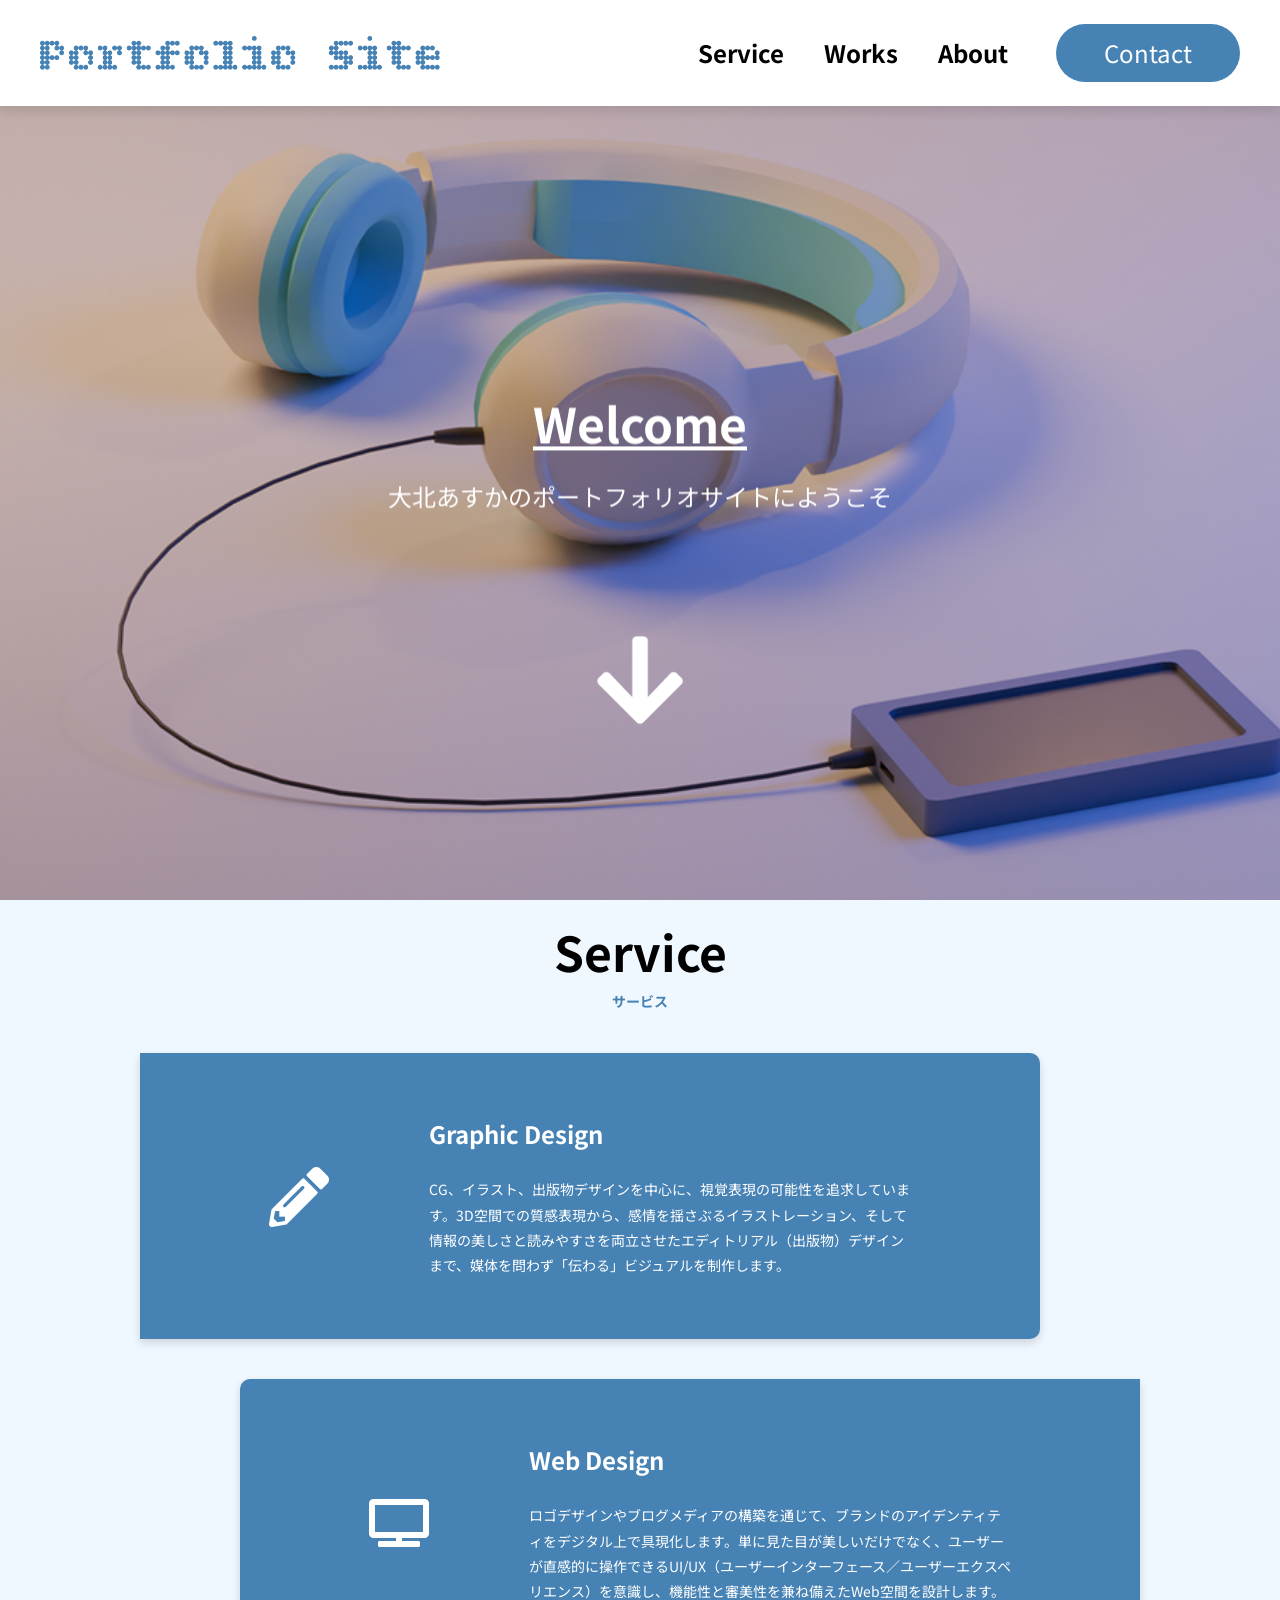
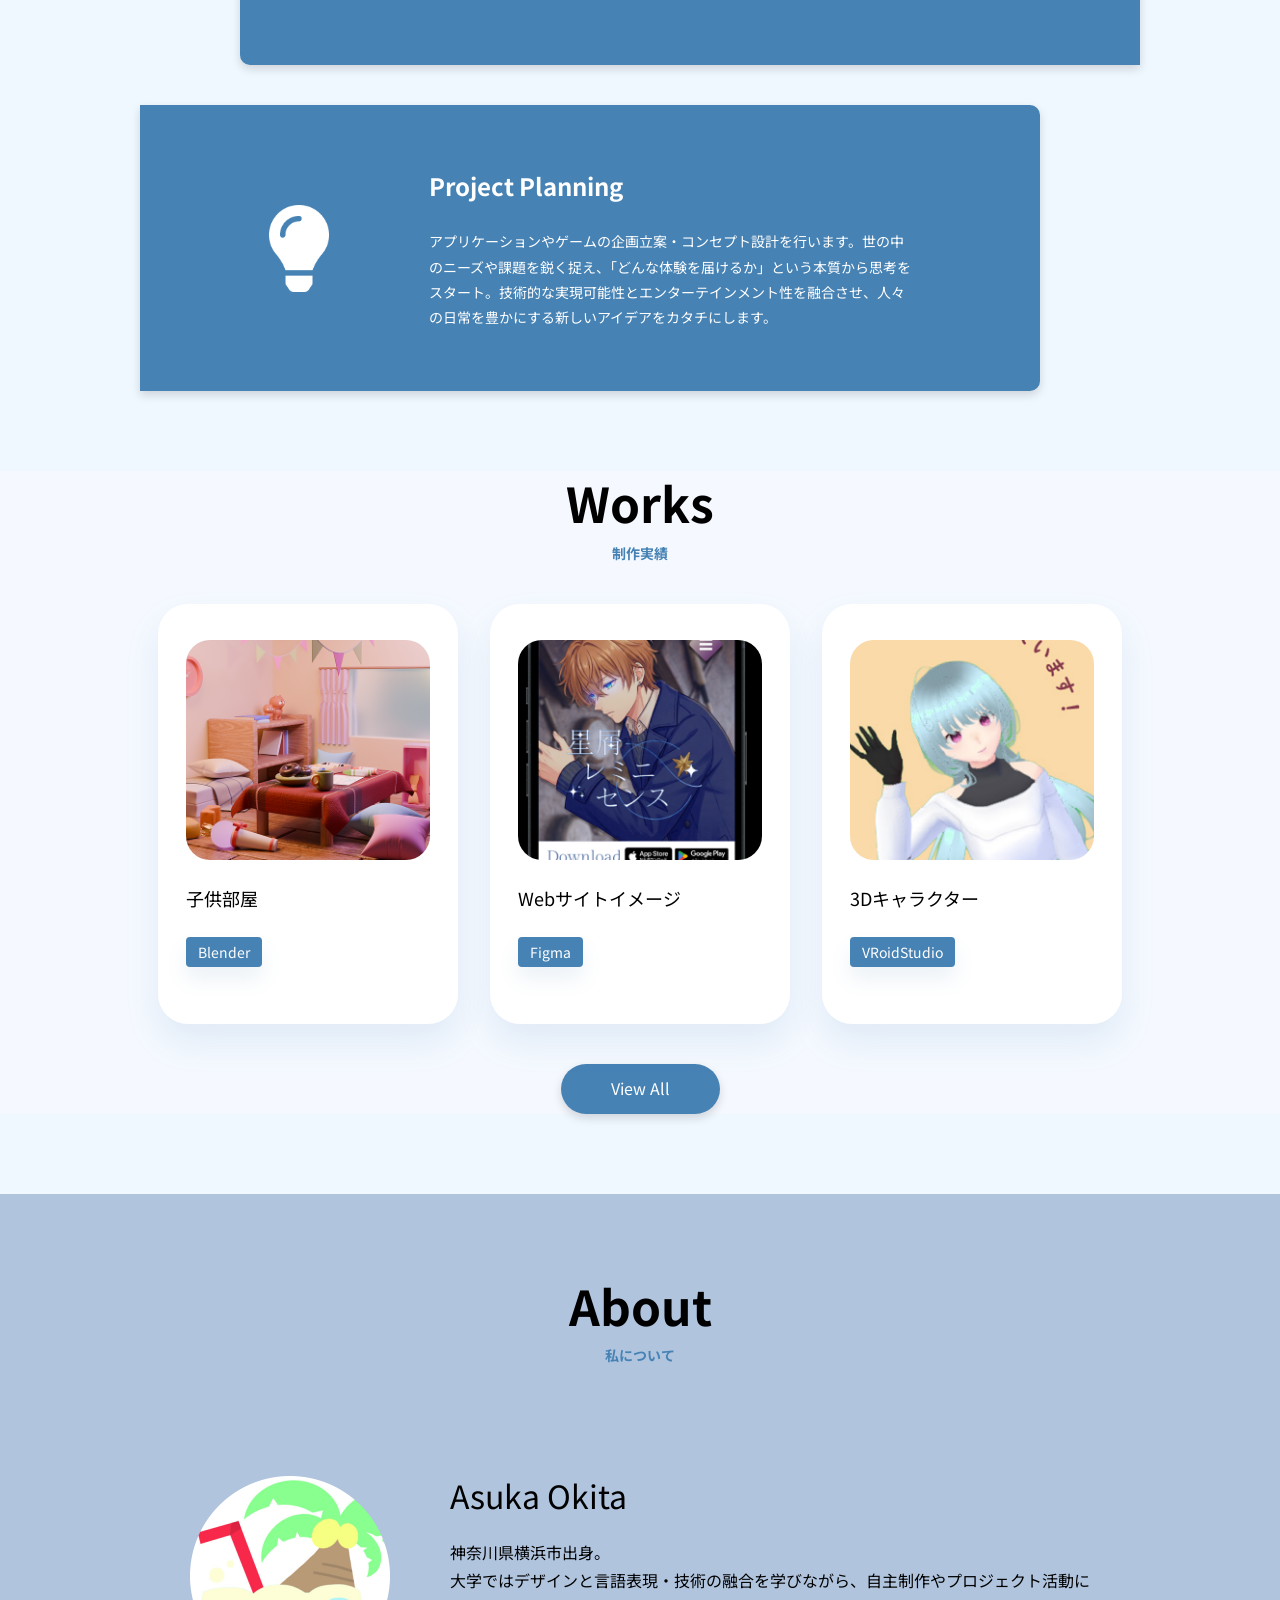
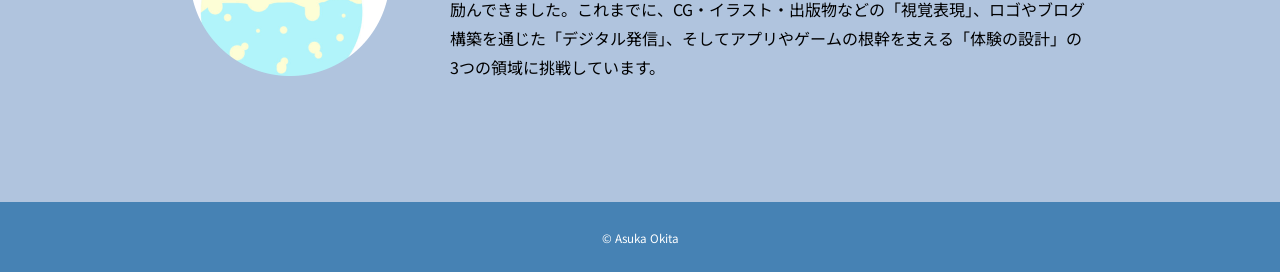
<file: index.html>
<!DOCTYPE html>
<html lang="ja">

<head>
  <meta charset="UTF-8" />
  <meta name="viewport" content="width=device-width, initial-scale=1.0" />
  <meta http-equiv="X-UA-Compatible" content="ie=edge" />
  <link rel="preconnect" href="https://fonts.googleapis.com" />
  <link rel="preconnect" href="https://fonts.gstatic.com" crossorigin />
  <link href="https://fonts.googleapis.com/css2?family=Noto+Sans+JP:wght@100..900&display=swap" rel="stylesheet" />
  <title>
    MyPortfolio_大北あすかのポートフォリオサイト
  </title>
  <meta name="description" content="大北あすかのポートフォリオサイトです" />
  <link href="./css/styles.css" rel="stylesheet" />
  <link href="./css/global.css" rel="stylesheet" />
  <link rel="icon" type="image/png" href="./favicon/favicon-96x96.png" sizes="96x96" />
  <link rel="icon" type="image/svg+xml" href="./favicon/favicon.svg" />
  <link rel="shortcut icon" href="./favicon/favicon.ico" />
  <link rel="apple-touch-icon" sizes="180x180" href="./favicon/apple-touch-icon.png" />
  <meta name="apple-mobile-web-app-title" content="MyWebSite" />
  <link rel="manifest" href="./favicon/site.webmanifest" />
</head>

<body class="home-page">
  <header class="header">
    <div class="header-site-menu">
      <a class="header-logo" href="./index.html">
        <img src="./images/PortfolioSite.png" width="400" height="48" alt="ロゴ" />
      </a>
      <button class="toggle-menu-button" type="button" aria-label="メニューを開く">
        <img src="./images/Vecter.png" width="200" height="200" alt="メニューアイコン" />
      </button>
      <nav class="site-menu">
        <ul>
          <li><a href="#Service">Service</a>
            <p class="menu-sub">サービス</p>
          </li>
          <li><a href="#Works">Works</a>
            <p class="menu-sub">制作実績</p>
          </li>
          <li><a href="#About">About</a>
            <p class="menu-sub">自己紹介</p>
          </li>
        </ul>
        <a href="Contact.html" class="flat-button">Contact</a>
      </nav>
    </div>
    <div class="hero-image">
      <img src="./images/heroimage.png" width="1440" height="848" alt="welcome! 大北あすかのポートフォリオサイトにようこそ" />
    </div>
    <div class="hero-content">
      <h1>Welcome</h1>
      <p>大北あすかのポートフォリオサイトにようこそ</p>
    </div>
    <div class="hero-guide">
      <img src="./images/arrow-down.png" width="100" height="100" alt="ナビゲーション用の矢印" />
    </div>
  </header>
  <main>
    <section id="Service">
      <div class="title">
        <h2>Service</h2>
        <p>サービス</p>
      </div>
      <div id="skills">
        <section id="graphicdesign">
          <div class="skills-item reveal reveal-left">
            <img src="./images/pen.png" width="60" height="60" alt="グラフィックを表すペンのアイコン" />
            <div class="skills-text">
              <h3>Graphic Design</h3>
              <p>
                CG、イラスト、出版物デザインを中心に、視覚表現の可能性を追求しています。3D空間での質感表現から、感情を揺さぶるイラストレーション、そして情報の美しさと読みやすさを両立させたエディトリアル（出版物）デザインまで、媒体を問わず「伝わる」ビジュアルを制作します。
              </p>
            </div>
          </div>
        </section>
        <section id="webdesign">
          <div class="skills-item reveal reveal-right">
            <img src="./images/pc.png" width="60" height="60" alt="ウェブデザインを表すpcのアイコン" />
            <div class="skills-text">
              <h3>Web Design</h3>
              <p>
                ロゴデザインやブログメディアの構築を通じて、ブランドのアイデンティティをデジタル上で具現化します。単に見た目が美しいだけでなく、ユーザーが直感的に操作できるUI/UX（ユーザーインターフェース／ユーザーエクスペリエンス）を意識し、機能性と審美性を兼ね備えたWeb空間を設計します。
              </p>
            </div>
          </div>
        </section>
        <section id="projectplanning">
          <div class="skills-item reveal reveal-left">
            <img src="./images/light.png" width="60" height="60" alt="発案を表す電球のアイコン" />
            <div class="skills-text">
              <h3>Project Planning</h3>
              <p>
                アプリケーションやゲームの企画立案・コンセプト設計を行います。世の中のニーズや課題を鋭く捉え、「どんな体験を届けるか」という本質から思考をスタート。技術的な実現可能性とエンターテインメント性を融合させ、人々の日常を豊かにする新しいアイデアをカタチにします。
              </p>
            </div>
          </div>
        </section>
      </div>
    </section>
    <section id="Works">
      <div class="title">
        <h2>Works</h2>
        <p>制作実績</p>
      </div>
      <div class="thumbnail-area works-slider">
        <button id="prev-btn" class="nav-btn">&lt;</button>
        <ul class="portfolio-container" id="portfolio-container">
          <li class="portfolio-item">
            <div class="item-thumbnail">
              <img src="./images/Frame 3.png" width="151" height="114" alt="blenderで作成した子供部屋" loading="lazy" />
              <p>子供部屋</p>
              <span class="item-tag">Blender</span>
            </div>
          </li>
          <li class="portfolio-item">
            <div class="item-thumbnail">
              <img src="./images/Frame 3 2.png" width="151" height="114" alt="Figmaで作成したソーシャルゲームのホームページのイメージ"
                loading="lazy" />
              <p>Webサイトイメージ</p>
              <span class="item-tag">Figma</span>
            </div>
          </li>
          <li class="portfolio-item">
            <div class="item-thumbnail">
              <img src="./images/Frame 3 3.png" width="151" height="114" alt="VRoidStudioで作成した3Dキャラクター"
                loading="lazy" />
              <p>3Dキャラクター</p>
              <span class="item-tag">VRoidStudio</span>
            </div>
          </li>
        </ul>
        <button id="next-btn" class="nav-btn">&gt;</button>
      </div>
      <div class="view-all-wrapper">
        <a href="Works.html" class="view-all-btn">View All</a>
      </div>
    </section>
    <section id="About">
      <div class="title">
        <h2>About</h2>
        <p>私について</p>
      </div>
      <div id="about-item">
        <img src="./images/Mask group.png" width="200px" height="200px" alt="大北あすかのアイコン" loading="lazy" />
        <div id="about-text">
          <h3>Asuka Okita</h3>
          <p>
            神奈川県横浜市出身。<br />
            大学ではデザインと言語表現・技術の融合を学びながら、自主制作やプロジェクト活動に励んできました。これまでに、CG・イラスト・出版物などの「視覚表現」、ロゴやブログ構築を通じた「デジタル発信」、そしてアプリやゲームの根幹を支える「体験の設計」の3つの領域に挑戦しています。
          </p>
        </div>
      </div>
    </section>
  </main>
  <footer class="footer">
    <p class="copyright"><small>&copy; Asuka Okita</small></p>
  </footer>
  <!-- JavaScriptファイルを読み込み -->
  <script src="./js/toggle-menu.js"></script>
  <script src="./js/scroll-menu.js"></script>
  <script src="./js/item-details.js"></script>
  <script src="./js/hero-animation.js"></script>
</body>

</html>
</file>
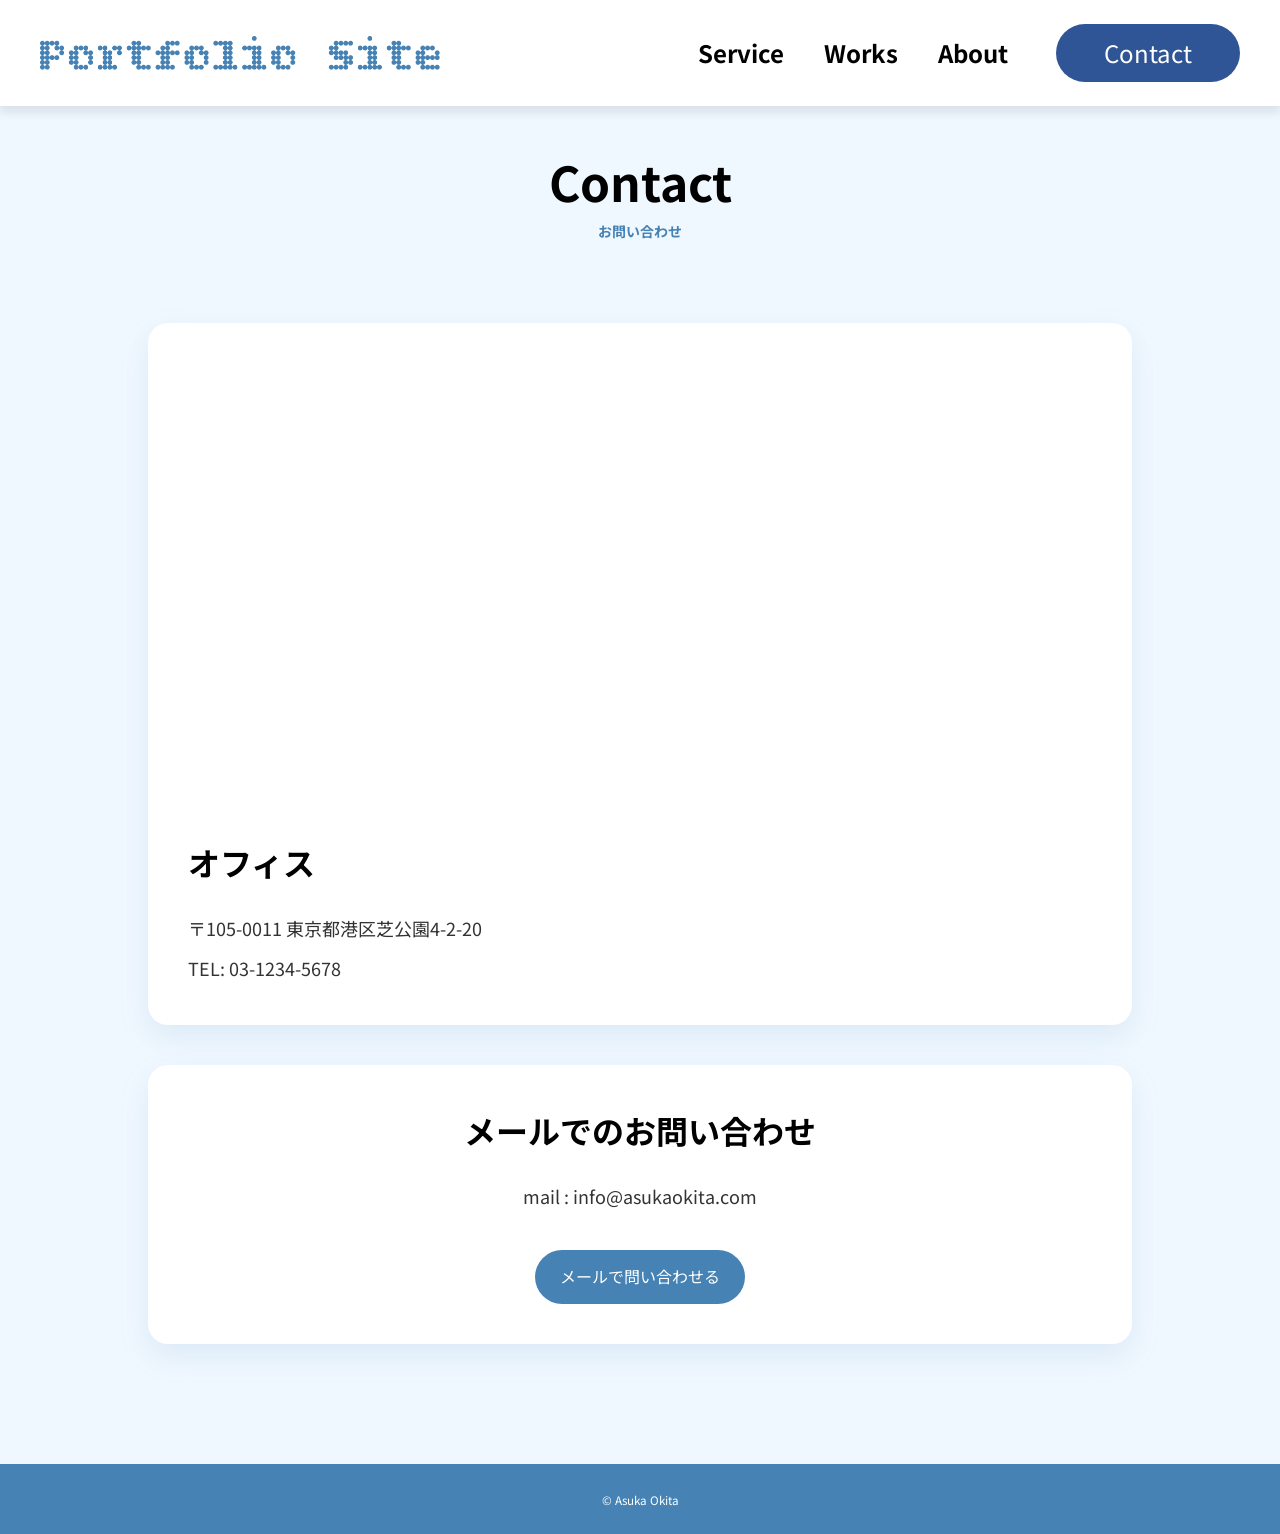
<file: Contact.html>
<!DOCTYPE html>
<html lang="ja">

<head>
  <meta charset="UTF-8" />
  <meta name="viewport" content="width=device-width, initial-scale=1.0" />
  <meta http-equiv="X-UA-Compatible" content="ie=edge" />
  <link rel="preconnect" href="https://fonts.googleapis.com" />
  <link rel="preconnect" href="https://fonts.gstatic.com" crossorigin />
  <link href="https://fonts.googleapis.com/css2?family=Noto+Sans+JP:wght@100..900&display=swap" rel="stylesheet" />
  <title>MyPortfolio_大北あすかのポートフォリオサイト</title>
  <meta name="description" content="大北あすかのポートフォリオサイトです" />
  <link href="./css/styles.css" rel="stylesheet" />
  <link href="./css/styles2.css" rel="stylesheet" />
  <link href="./css/global.css" rel="stylesheet" />
  <link rel="icon" type="image/png" href="./favicon/favicon-96x96.png" sizes="96x96" />
  <link rel="icon" type="image/svg+xml" href="./favicon/favicon.svg" />
  <link rel="shortcut icon" href="./favicon/favicon.ico" />
  <link rel="apple-touch-icon" sizes="180x180" href="./favicon/apple-touch-icon.png" />
  <meta name="apple-mobile-web-app-title" content="MyWebSite" />
  <link rel="manifest" href="./favicon/site.webmanifest" />
</head>

<body>
  <header class="header">
    <div class="header-site-menu">
      <a class="header-logo" href="./index.html">
        <img src="./images/PortfolioSite.png" width="400" height="48" alt="ロゴ" />
      </a>
      <button class="toggle-menu-button" type="button" aria-label="メニューを開く">
        <img src="./images/Vecter.png" width="200" height="200" alt="メニューアイコン" />
      </button>
      <nav class="site-menu">
        <ul>
          <li><a href="index.html#Service">Service</a>
            <p class="menu-sub">サービス</p>
          </li>
          <li><a href="index.html#Works">Works</a>
            <p class="menu-sub">制作実績</p>
          </li>
          <li><a href="index.html#About">About</a>
            <p class="menu-sub">自己紹介</p>
          </li>
        </ul>
        <a href="Contact.html" class="flat-button current" aria-current="page">Contact</a>
      </nav>
    </div>
  </header>
  <main class="main2">
    <section id="Contact">
      <div class="title">
        <h2>Contact</h2>
        <p>お問い合わせ</p>
      </div>
      <div class="Office">
        <iframe
          src="https://www.google.com/maps/embed?pb=!1m18!1m12!1m3!1d3240.42758561335!2d139.74058607506123!3d35.69109412943341!2m3!1f0!2f0!3f0!3m2!1i1024!2i768!4f13.1!3m3!1m2!1s0x60188c68c884a9f3%3A0x5940dbc0a22ff46e!2z5aSn5aa75aWz5a2Q5aSn5a2m!5e0!3m2!1sja!2sjp!4v1782365274531!5m2!1sja!2sjp"
          width="600" height="450" style="border:0;" allowfullscreen="" loading="lazy"
          referrerpolicy="strict-origin-when-cross-origin"></iframe>
        <h3>オフィス</h3>
        <p>〒105-0011 東京都港区芝公園4-2-20</p>
        <p>TEL: 03-1234-5678</p>
      </div>
      <div class="contact-mail">
        <h3>メールでのお問い合わせ</h3>
        <p>mail : info@asukaokita.com</p>
        <a href="mailto:info@asukaokita.com" class="flat-button">メールで問い合わせる</a>
      </div>
    </section>
  </main>
  <footer class="footer">
    <p class="copyright"><small>&copy; Asuka Okita</small></p>
  </footer>
  <!-- JavaScriptファイルを読み込み -->
  <script src="./js/toggle-menu.js"></script>
</body>

</html>
</file>
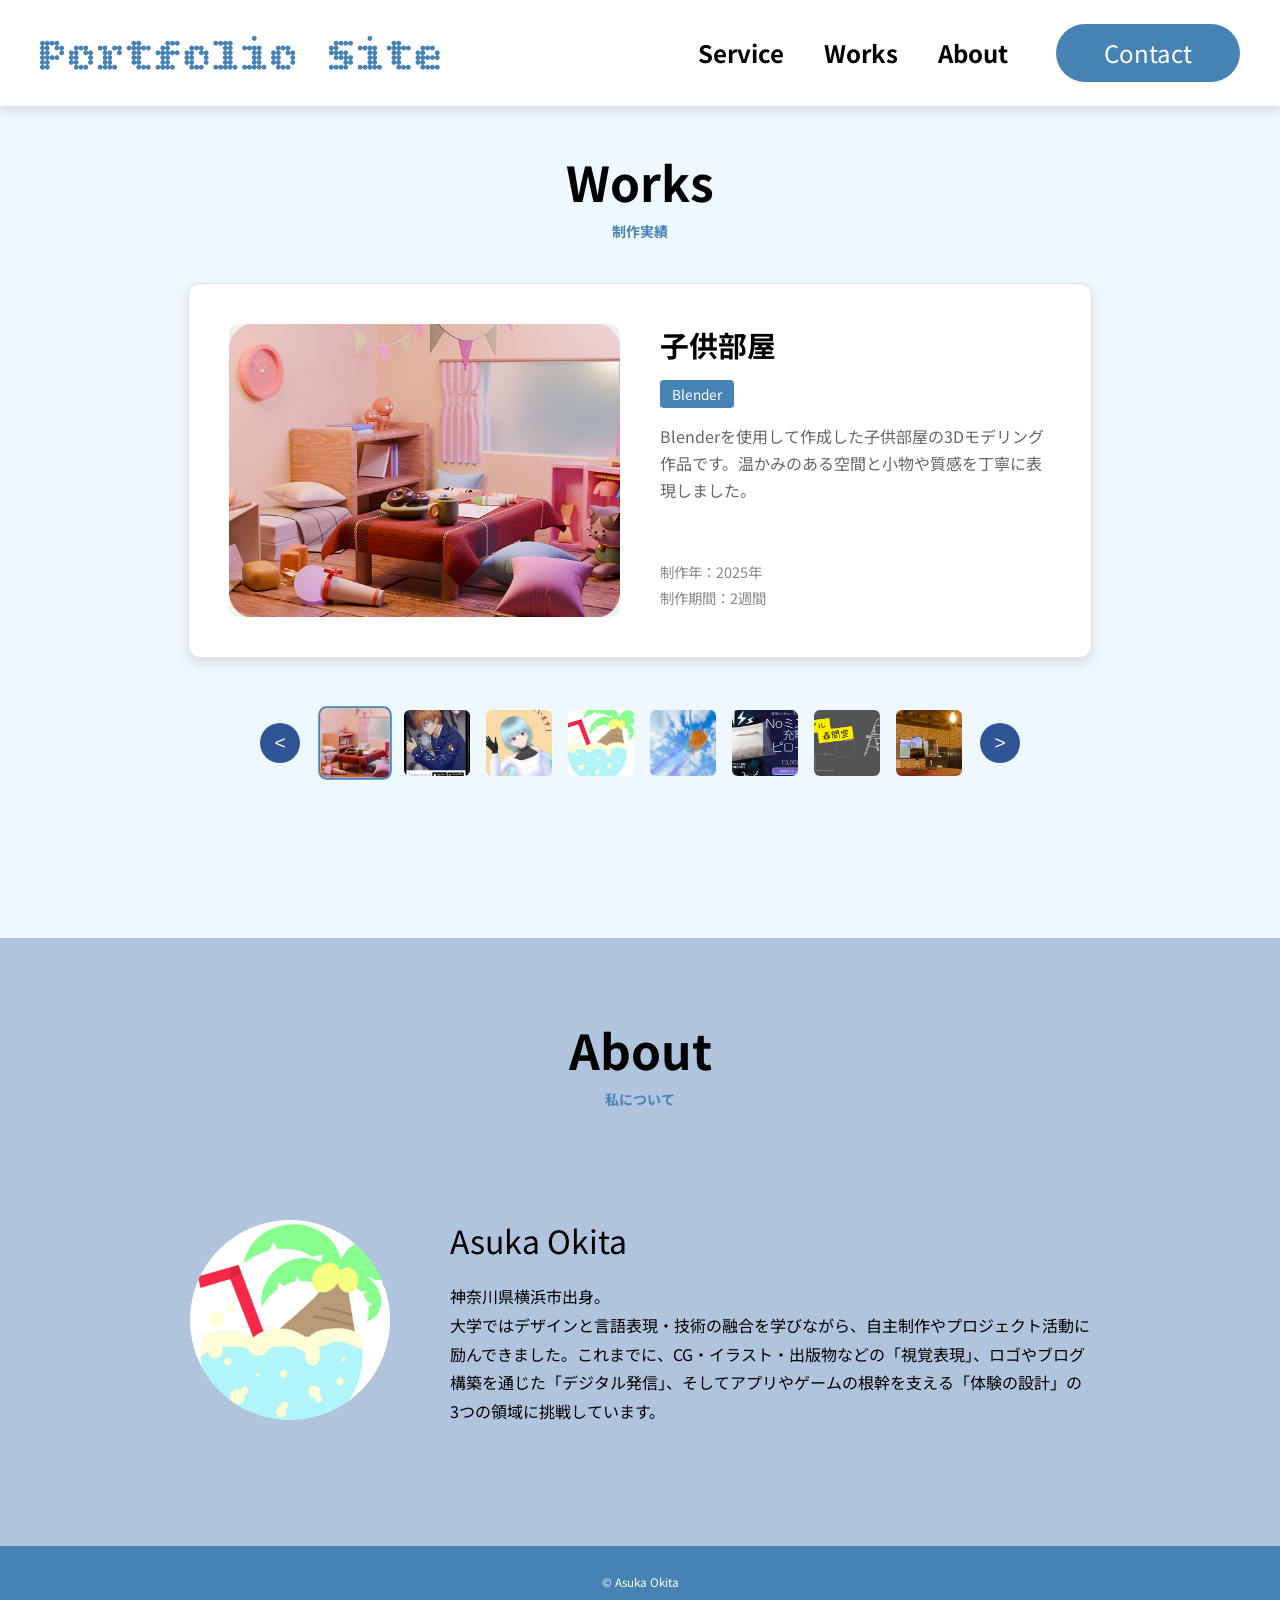
<file: Works.html>
<!DOCTYPE html>
<html lang="ja">

<head>
  <meta charset="UTF-8" />
  <meta name="viewport" content="width=device-width, initial-scale=1.0" />
  <meta http-equiv="X-UA-Compatible" content="ie=edge" />
  <link rel="preconnect" href="https://fonts.googleapis.com" />
  <link rel="preconnect" href="https://fonts.gstatic.com" crossorigin />
  <link href="https://fonts.googleapis.com/css2?family=Noto+Sans+JP:wght@100..900&display=swap" rel="stylesheet" />
  <title>
    MyPortfolio_Works_大北あすかのポートフォリオサイトの制作実績ページです
  </title>
  <meta name="description" content="大北あすかのポートフォリオサイトの制作実績ページです" />
  <link href="./css/styles.css" rel="stylesheet" />
  <link href="./css/styles2.css" rel="stylesheet" />
  <link href="./css/global.css" rel="stylesheet" />
  <link rel="icon" type="image/png" href="./favicon/favicon-96x96.png" sizes="96x96" />
  <link rel="icon" type="image/svg+xml" href="./favicon/favicon.svg" />
  <link rel="shortcut icon" href="./favicon/favicon.ico" />
  <link rel="apple-touch-icon" sizes="180x180" href="./favicon/apple-touch-icon.png" />
  <meta name="apple-mobile-web-app-title" content="MyWebSite" />
  <link rel="manifest" href="./favicon/site.webmanifest" />
</head>

<body>
  <header class="header">
    <div class="header-site-menu">
      <a class="header-logo" href="./index.html">
        <img src="./images/PortfolioSite.png" width="400" height="48" alt="ロゴ" />
      </a>
      <button class="toggle-menu-button" type="button" aria-label="メニューを開く">
        <img src="./images/Vecter.png" width="200" height="200" alt="メニューアイコン" />
      </button>
      <nav class="site-menu">
        <ul>
          <li><a href="index.html#Service">Service</a>
            <p class="menu-sub">サービス</p>
          </li>
          <li><a href="index.html#Works">Works</a>
            <p class="menu-sub">制作実績</p>
          </li>
          <li><a href="index.html#About">About</a>
            <p class="menu-sub">自己紹介</p>
          </li>
        </ul>
        <a href="Contact.html" class="flat-button">Contact</a>
      </nav>
    </div>
  </header>
  <main class="main2">
    <section id="Works" class="works-section">
      <div class="title">
        <h2>Works</h2>
        <p>制作実績</p>
      </div>
      <div class="main-display">
        <div class="item-thumbnail">
          <div id="media-container" class="media-container">
            <img id="main-image" src="" alt="メイン作品画像">
          </div>
        </div>
        <div class="main-info">
          <h3 id="main-title" class="work-title">作品名</h3>
          <span id="main-tag" class="work-tag">タグ</span>
          <p id="main-description" class="work-description">
            ここに作品の説明が入ります。制作の意図や、こだわったポイントなどを記載します。
          </p>
          <div class="work-info">
            <p>制作年：<span id="main-year">2023年</span></p>
            <p>制作期間：<span id="main-duration">3ヶ月</span></p>
          </div>
        </div>
      </div>

      <!-- サムネイル選択エリア -->
      <div class="thumbnail-area">
        <button id="prev-btn" class="nav-btn" aria-label="前の作品">&lt;</button>
        <div class="thumbnail-container" id="thumbnail-container">
          <!-- JavaScriptでサムネイルが生成されます -->
        </div>
        <button id="next-btn" class="nav-btn" aria-label="次の作品">&gt;</button>
      </div>
    </section>
    <section id="About">
      <div class="title">
        <h2>About</h2>
        <p>私について</p>
      </div>
      <div id="about-item">
        <img src="./images/Mask group.png" width="200" height="200" alt="大北あすかのアイコン" />
        <div id="about-text">
          <h3>Asuka Okita</h3>
          <p>
            神奈川県横浜市出身。<br />
            大学ではデザインと言語表現・技術の融合を学びながら、自主制作やプロジェクト活動に励んできました。これまでに、CG・イラスト・出版物などの「視覚表現」、ロゴやブログ構築を通じた「デジタル発信」、そしてアプリやゲームの根幹を支える「体験の設計」の3つの領域に挑戦しています。
          </p>
        </div>
      </div>
    </section>
  </main>
  <footer class="footer">
    <p class="copyright"><small>&copy; Asuka Okita</small></p>
  </footer>
  <!-- JavaScriptファイルを読み込み -->
  <script src="./js/toggle-menu.js"></script>
  <script src="./js/item-details.js"></script>
</body>

</html>
</file>
<file: css/styles.css>
@charset "utf-8";

/*======================
  Header
======================*/
.header {
  /* layout */
  position: relative;
  /* boxmodel */
  width: 100%;
}

/* nav */
.header-site-menu {
  /* layout */
  position: fixed;
  top: 0;
  left: 0;
  z-index: 10;
  display: flex;
  justify-content: flex-start;
  align-items: center;
  gap: 40px;
  /* boxmodel */
  width: 100%;
  padding: 24px 40px;
  box-sizing: border-box;
  /* visual */
  background: var(--white);
  box-shadow: 0 5px 10px 1px rgba(0, 0, 0, 0.1);
}

.header-site-menu img {
  /* layout */
  vertical-align: middle;
  /* boxmodel */
  margin-right: 0;
}

.header-logo {
  /* layout */
  display: flex;
  align-items: center;
  /* boxmodel */
  margin-right: 40px;
}

.site-menu {
  /* layout */
  display: flex;
  align-items: center;
  gap: 48px;
  /* boxmodel */
  margin-left: auto;
}

.site-menu ul {
  /* layout */
  display: flex;
  gap: 40px;
  /* visual */
  font: var(--regular-24px);
  font-weight: bold;
}

.site-menu ul li {
  /* layout */
  position: relative;
  display: inline-flex;
  align-items: center;
}

.site-menu ul li::after {
  /* layout */
  position: absolute;
  left: 50%;
  bottom: -6px;
  /* boxmodel */
  width: 0;
  height: 2px;
  /* visual */
  content: "";
  background: currentColor;
  opacity: 0;
  transform: translateX(-50%);
  transition: width 0.3s cubic-bezier(0.22, 1, 0.36, 1), opacity 0.25s ease;
}

.site-menu ul li.is-hovered::after {
  /* boxmodel */
  width: 100%;
  /* visual */
  opacity: 1;
}

.menu-sub {
  /* layout */
  display: none;
}

/* button */
.flat-button {
  /* layout */
  text-align: center;
  /* boxmodel */
  padding: 10px 48px;
  border-radius: 50px;
  /* visual */
  color: var(--white);
  background: var(--steelblue);
  font: var(--regular-24px);
}

.flat-button:hover {
  /* visual */
  opacity: 0.8;
}

.site-menu .current {
  /* visual */
  background: var(--darksteelblue);
}

.site-menu .current:hover {
  /* visual */
  opacity: 0.9;
}

.toggle-menu-button {
  /* layout */
  display: none;
}

/* スマホ用 */
@media screen and (max-width: 768px) {
  .header-site-menu {
    /* layout */
    justify-content: space-between;
    gap: 0;
    /* boxmodel */
    padding: 16px 5vw;
  }

  .header-logo {
    /* boxmodel */
    margin-right: 0;
  }

  .header-logo img {
    /* boxmodel */
    max-width: 60vw;
    height: auto;
  }

  .toggle-menu-button {
    /* layout */
    display: flex;
    align-items: center;
    justify-content: center;
    overflow: hidden;
    /* boxmodel */
    width: 58px;
    height: 58px;
    padding: 0;
    border: none;
    /* visual */
    background: none;
    cursor: pointer;
    outline: none;
  }

  .toggle-menu-button img {
    /* boxmodel */
    width: 100%;
    height: 100%;
    object-fit: cover;
    /* 画像データ自体にフチ（線）が含まれている場合があるため、少し拡大して切り抜く */
    transform: scale(1.05);
  }

  .site-menu {
    /* layout */
    display: none;
    flex-direction: column;
    position: absolute;
    top: 100%;
    left: 0;
    gap: 40px;
    /* boxmodel */
    width: 100%;
    padding: 40px;
    box-sizing: border-box;
    /* visual */
    background: var(--white-translucent);
    box-shadow: 0 10px 10px rgba(0, 0, 0, 0.1);
  }

  .site-menu ul {
    /* layout */
    flex-direction: column;
    gap: 64px;
  }

  .site-menu ul li {
    /* layout */
    align-items: flex-end;
    justify-content: flex-start;
    gap: 0.5em;
    /* visual */
    font: var(--regular-32px);
  }

  .menu-sub {
    /* layout */
    display: block;
    /* visual */
    font: var(--regular-16px);
    color: var(--steelblue);
  }
}

/* ヒーローイメージ画像 */
.hero-image {
  /* boxmodel */
  width: 100%;
}

.hero-image img {
  /* boxmodel */
  width: 100%;
  height: 100vh;
  /* visual */
  object-fit: cover;
}

.hero-content {
  /* layout */
  position: absolute;
  display: flex;
  flex-direction: column;
  text-align: center;
  top: 50%;
  left: 50%;
  gap: 16px;
  /* boxmodel */
  width: 100%;
  /* visual */
  transform: translate(-50%, -50%);
  color: var(--white);
}

.hero-content h1 {
  /* visual */
  font: var(--bold-48px);
}

.hero-content p {
  /* visual */
  font: var(--regular-24px);
}

@media screen and (max-width: 768px) {
  .hero-content p {
    /* visual */
    font: var(--regular-16px);
  }
}

.hero-guide img {
  /* layout */
  position: absolute;
  display: flex;
  flex-direction: column;
  text-align: center;
  top: 70%;
  left: 50%;
  gap: 16px;
}

/* ==========================
    共通
============================*/
main {
  /* layout */
  display: flex;
  flex-direction: column;
  align-items: center;
  gap: 80px;
  /* boxmodel */
  padding: 20px 0 0;
}

.title {
  /* layout */
  display: flex;
  flex-direction: column;
  align-items: center;
  gap: 8px;
  /* boxmodel */
  margin-bottom: clamp(24px, 4vw, 40px);
}

.title h2 {
  /* visual */
  font: var(--bold-48px);
  font-size: clamp(2rem, 5vw, 3rem);
  line-height: 1.3;
  color: var(--black);
}

.title p {
  /* visual */
  font: var(--bold-14px);
  font-size: clamp(0.75rem, 2vw, 0.875rem);
  color: var(--steelblue);
}

/* =========================== 
    Service
============================ */
/* 共通の設定 */
#Service {
  /* layout */
  display: flex;
  flex-direction: column;
  align-items: center;
  /* boxmodel */
  width: 100%;
  max-width: 1000px;
}

/* スマホ用:授業内基準のものにする */
@media screen and (max-width: 768px) {
  #Service {
    /* boxmodel */
    width: 100%;
  }
}

#skills {
  /* layout */
  display: flex;
  flex-direction: column;
  gap: 40px;
  /* boxmodel */
  width: 100%;
}

@media screen and (max-width: 768px) {
  #skills {
    /* layout */
    flex-wrap: wrap;
  }
}

.skills-item {
  /* layout */
  display: flex;
  align-items: center;
  gap: 100px;
}

/* アニメーション設定 */
.skills-item.reveal {
  /* visual */
  opacity: 0;
  will-change: transform, opacity;
  transition: opacity 0.8s ease, transform 0.8s ease;
}

.skills-item.reveal.reveal-left {
  /* visual */
  transform: translateX(-80px);
}

.skills-item.reveal.reveal-right {
  /* visual */
  transform: translateX(80px);
}

.skills-item.reveal.is-visible {
  /* visual */
  opacity: 1;
  transform: translateX(0);
}

@media screen and (max-width: 768px) {
  .skills-item {
    /* layout */
    flex-direction: column;
    gap: 20px;
  }
}

@media (prefers-reduced-motion: reduce) {
  .skills-item.reveal {
    /* visual */
    transition: none;
  }
}

.skills-text {
  /* layout */
  display: flex;
  flex-direction: column;
  gap: 24px;
  /* visual */
  color: var(--white);
}

.skills-text h3 {
  /* visual */
  font: var(--bold-24px);
}

@media screen and (max-width: 768px) {
  .skills-text h3 {
    /* layout */
    text-align: center;
  }
}

.skills-text p {
  /* visual */
  font: var(--regular-14px);
  line-height: 1.8;
}

/* 各項目の共通設定 */
#graphicdesign,
#webdesign,
#projectplanning {
  /* layout */
  display: flex;
  /* boxmodel */
  width: 90%;
  padding: 62px 128px 61px 129px;
  box-sizing: border-box;
  /* visual */
  background-color: var(--steelblue-15);
  box-shadow: 0 4px 10px rgba(0, 0, 0, 0.15);
  transition: background-color 0.8s ease, box-shadow 0.8s ease;
}

#graphicdesign.is-visible,
#webdesign.is-visible,
#projectplanning.is-visible {
  /* visual */
  background-color: var(--steelblue);
}

/* 各配置設定 */
#graphicdesign,
#projectplanning {
  /* layout */
  align-self: flex-start;
  /* boxmodel */
  border-radius: 0 10px 10px 0;
}

#webdesign {
  /* layout */
  align-self: flex-end;
  /* boxmodel */
  border-radius: 10px 0 0 10px;
}

@media screen and (max-width: 768px) {

  #graphicdesign,
  #webdesign,
  #projectplanning {
    /* boxmodel */
    width: 100%;
    padding: 40px;
  }
}

/* =========================
    Works
========================= */
body.home-page #Works {
  /* layout */
  display: flex;
  flex-direction: column;
  align-items: center;
  /* boxmodel */
  width: 100%;
  /* visual */
  background: #f5f9ff;
}

body.home-page .thumbnail-area {
  /* layout */
  display: flex;
  align-items: center;
  justify-content: center;
  overflow: visible;
  /* boxmodel */
  width: 100%;
  padding: 0;
}

body.home-page .works-slider {
  /* layout */
  position: relative;
  /* boxmodel */
  width: min(100%, calc(100% - 300px));
  margin: 0 auto;
}

body.home-page #Works .nav-btn {
  /* layout */
  display: none;
  align-items: center;
  justify-content: center;
  /* boxmodel */
  width: 48px;
  height: 48px;
  border: none;
  border-radius: 999px;
  /* visual */
  background: rgba(29, 78, 124, 0.95);
  color: #fff;
  font-size: 1.5rem;
  cursor: pointer;
  box-shadow: 0 10px 20px rgba(0, 0, 0, 0.16);
}

body.home-page #Works .nav-btn.is-hidden {
  /* visual */
  opacity: 0;
  pointer-events: none;
}

body.home-page .portfolio-container {
  /* layout */
  display: grid;
  grid-template-columns: repeat(3, minmax(0, 1fr));
  gap: 32px;
  justify-items: center;
  /* boxmodel */
  width: 100%;
  max-width: 1320px;
  padding: 0 8px;
}

body.home-page .portfolio-item {
  /* layout */
  display: flex;
  flex-direction: column;
  align-items: flex-start;
  gap: 24px;
  /* boxmodel */
  padding: 36px 28px;
  box-sizing: border-box;
  width: 100%;
  max-width: 360px;
  min-height: 420px;
  border-radius: 30px;
  /* visual */
  background: #ffffff;
  box-shadow: 0 18px 35px rgba(70, 130, 180, 0.12);
}

body.home-page .item-thumbnail {
  /* layout */
  display: flex;
  flex-direction: column;
  align-items: flex-start;
  gap: 24px;
  /* boxmodel */
  width: 100%;
}

body.home-page .item-thumbnail img {
  /* boxmodel */
  width: 100%;
  max-width: 320px;
  height: 220px;
  border-radius: 24px;
  /* visual */
  object-fit: cover;
}

body.home-page .item-thumbnail p {
  /* visual */
  font: var(--regular-18px);
  color: var(--black);
}

body.home-page .item-tag {
  /* boxmodel */
  width: auto;
  padding: 4px 12px;
  border-radius: 4px;
  /* visual */
  background: var(--steelblue);
  color: var(--white);
  font: var(--regular-14px);
  box-shadow: 0 12px 20px rgba(70, 130, 180, 0.1);
}

@media screen and (max-width: 768px) {
  body.home-page .works-slider {
    /* boxmodel */
    width: calc(100% - 32px);
    padding: 0 48px;
  }

  body.home-page #Works .nav-btn {
    /* layout */
    display: flex;
    position: absolute;
    top: 50%;
    z-index: 2;
    /* visual */
    transform: translateY(-50%);
  }

  body.home-page .works-slider #prev-btn {
    /* layout */
    left: 6px;
  }

  body.home-page .works-slider #next-btn {
    /* layout */
    right: 6px;
  }

  body.home-page .portfolio-container {
    /* layout */
    display: flex;
    overflow-x: auto;
    gap: 20px;
    -ms-overflow-style: none;
    /* boxmodel */
    padding: 20px 4px;
    /* visual */
    scroll-snap-type: x proximity;
    scrollbar-width: none;
  }

  body.home-page .portfolio-container::-webkit-scrollbar {
    /* layout */
    display: none;
  }

  body.home-page .portfolio-item {
    /* layout */
    flex-shrink: 0;
    /* boxmodel */
    min-width: min(82vw, 280px);
    min-height: auto;
    /* visual */
    scroll-snap-align: start;
  }

  body.home-page .item-thumbnail img {
    /* boxmodel */
    height: 180px;
    max-width: none;
  }
}

body.home-page .view-all-wrapper {
  /* boxmodel */
  margin-top: 40px;
}

body.home-page .view-all-btn {
  /* layout */
  display: inline-block;
  /* boxmodel */
  padding: 12px 50px;
  border-radius: 50px;
  /* visual */
  background: var(--steelblue);
  color: var(--white);
  font: var(--regular-16px);
  box-shadow: 0 4px 10px rgba(0, 0, 0, 0.15);
  transition: opacity 0.3s;
}

body.home-page .view-all-btn:hover {
  /* visual */
  opacity: 0.8;
}

/* =======================
  About
======================= */
#About {
  /* layout */
  display: flex;
  flex-direction: column;
  align-items: center;
  gap: 64px;
  align-self: stretch;
  /* boxmodel */
  padding: 80px 10px 120px 10px;
  /* visual */
  background: var(--lightsteelblue);
}

#about-item {
  /* layout */
  display: flex;
  align-items: center;
  gap: 60px;
  /* boxmodel */
  max-width: 900px;
  width: 100%;
}

#about-item img {
  /* boxmodel */
  width: 200px;
  height: 200px;
}

#about-text {
  /* layout */
  display: flex;
  flex-direction: column;
  gap: 16px;
  flex: 1;
}

#about-text h3 {
  /* visual */
  font: var(--regular-32px);
  color: var(--black);
}

#about-text p {
  /* visual */
  font: var(--regular-16px);
  color: var(--black);
  line-height: 1.8;
}

@media screen and (max-width: 768px) {
  #about-item {
    /* layout */
    flex-direction: column;
    gap: 20px;
    /* boxmodel */
    padding: 0 40px;
  }
}

/* footer */
.footer {
  /* layout */
  display: flex;
  justify-content: center;
  /* boxmodel */
  padding: 24px clamp(20px, 6vw, 60px);
  /* visual */
  background: var(--steelblue);
  color: var(--white);
  font: var(--regular-14px);
}

.site-menu.is-show {
  /* layout */
  display: flex;
}
</file>
<file: css/global.css>
@charset "utf-8";
/* 全体の設定 */
/* カスタムプロパティ */
:root {
  /* カラー */
  --white: #ffffff;
  --steelblue: #4682b4;
  --midnightblue: #191970;
  --aliceblue: #f0f8ff;
  --lightsteelblue: #b0c4de;
  --darksteelblue: #2f5596;
  --steelblue-15: rgba(70, 130, 180, 0.15);
  --steelblue-12: rgba(70, 130, 180, 0.12);
  --white-translucent: rgba(255, 255, 255, 0.95);
  --offwhite: #f0f0f0;
  --gray-light: #e0e0e0;
  --gray-medium: #888888;
  --gray-dark: #666666;
  --gray-darker: #333333;
  --black: #000000;

  /* フォント */
  /* regular */
  --regular-64px: normal normal 400 64px/1.6 "Noto Sans JP", sans-serif;
  --regular-48px: normal normal 400 48px/1.6 "Noto Sans JP", sans-serif;
  --regular-32px: normal normal 400 32px/1.6 "Noto Sans JP", sans-serif;
  --regular-24px: normal normal 400 24px/1.6 "Noto Sans JP", sans-serif;
  --regular-18px: normal normal 400 18px/1.6 "Noto Sans JP", sans-serif;
  --regular-16px: normal normal 400 16px/1.6 "Noto Sans JP", sans-serif;
  --regular-14px: normal normal 400 14px/1.6 "Noto Sans JP", sans-serif;
  --regular-12px: normal normal 400 12px/1.6 "Noto Sans JP", sans-serif;
  /* bold */
  --bold-64px: normal normal 700 64px/1.6 "Noto Sans JP", sans-serif;
  --bold-48px: normal normal 700 48px/1.6 "Noto Sans JP", sans-serif;
  --bold-32px: normal normal 700 32px/1.6 "Noto Sans JP", sans-serif;
  --bold-24px: normal normal 700 24px/1.6 "Noto Sans JP", sans-serif;
  --bold-18px: normal normal 700 18px/1.6 "Noto Sans JP", sans-serif;
  --bold-16px: normal normal 700 16px/1.6 "Noto Sans JP", sans-serif;
  --bold-14px: normal normal 700 14px/1.6 "Noto Sans JP", sans-serif;
  --bold-12px: normal normal 700 12px/1.6 "Noto Sans JP", sans-serif;
}

*,
::before,
::after {
  padding: 0;
  margin: 0;
  box-sizing: border-box;
}

/* body */
html, body {
  font-family: "Noto Sans JP", sans-serif;
  font-weight: 400;
  background: var(--aliceblue);
  color: var(--black);
  overflow-x: hidden;
  width: 100%;
}

h1 {
  text-decoration: underline;
}

/* リスト */
ul,
ol {
  list-style: none;
  font: var(--regular-24px);
}

/* リンク */
a {
  color: inherit;
  text-decoration: none;
  display: block;
}

/* 画像 */
img {
  max-width: 100%;
  height: auto;
  vertical-align: bottom;
}
</file>
<file: css/styles2.css>
@charset "utf-8";

/*======================
  main2
======================*/
.main2 {
    /* boxmodel */
    padding-top: 150px;
}

/* =====================
  Works用
======================*/

#Works {
    /* boxmodel */
    padding-top: 0px;
}

.works-section {
    /* boxmodel */
    max-width: 1000px;
    margin: 0 auto;
    padding: 60px clamp(20px, 4vw, 48px);
    width: 100%;
    box-sizing: border-box;
}

.section-title {
    /* layout */
    text-align: center;
    /* boxmodel */
    margin-bottom: 40px;
    /* visual */
    letter-spacing: 0.05em;
    font-size: 2rem;
}

/* PC用レイアウト 写真：右, 説明文：左 */
.main-display {
    /* layout */
    display: flex;
    flex-direction: row;
    align-items: stretch;
    flex-wrap: wrap;
    gap: 40px;
    /* boxmodel */
    padding: 40px;
    margin-bottom: 30px;
    border-radius: 12px;
    border: 1px solid var(--gray-light);
    /* visual */
    background: var(--white);
    box-shadow: 0 5px 10px 1px rgba(0, 0, 0, 0.1);
}

.main-display .item-thumbnail,
.main-display .main-info {
    /* layout */
    flex: 1 1 45%;
    /* boxmodel */
    min-width: 320px;
}

.main-display .item-thumbnail {
    /* layout */
    display: flex;
    align-items: center;
    justify-content: center;
    /* boxmodel */
    max-width: 500px;
    width: 100%;
}

/* 説明文 */
.main-info {
    /* layout */
    display: flex;
    flex-direction: column;
    gap: 15px;
}

.work-title {
    /* boxmodel */
    margin: 0;
    /* visual */
    font-size: 1.8rem;
}

.work-tag {
    /* layout */
    display: inline-block;
    align-self: flex-start;
    /* boxmodel */
    padding: 4px 12px;
    border-radius: 4px;
    /* visual */
    background-color: var(--steelblue);
    color: var(--white);
    font-size: 0.85rem;
}

.work-description {
    /* boxmodel */
    margin: 0;
    /* visual */
    line-height: 1.7;
    color: var(--gray-dark);
}

.work-info {
    /* layout */
    display: flex;
    flex-direction: column;
    gap: 5px;
    /* boxmodel */
    margin-top: 42px;
    width: 100%;
    /* visual */
    font-size: 0.9rem;
    color: var(--gray-medium);
}

.work-info p {
    /* boxmodel */
    margin: 0;
}

/* メディア表示エリア */
.media-container {
    /* layout */
    overflow: hidden;
    /* boxmodel */
    width: 100%;
    border-radius: 10px;
    /* visual */
    background: var(--offwhite);
}

.media-container img {
    /* layout */
    display: block;
    /* boxmodel */
    width: 100%;
    aspect-ratio: 4 / 3;
    /* visual */
    object-fit: cover;
}

.media-container iframe {
    /* layout */
    display: block;
    /* boxmodel */
    width: 100%;
    aspect-ratio: 16 / 9;
    border: 0;
}

/* サムネイル・スライダーエリア */
.thumbnail-area {
    /* layout */
    display: flex;
    align-items: center;
    justify-content: center;
    gap: 15px;
    overflow: hidden;
    /* boxmodel */
    padding: 10px 15px;
    width: 100%;
}

.thumbnail-container {
    /* layout */
    display: flex;
    gap: 12px;
    overflow-x: auto;
    flex: 1 1 auto;
    -ms-overflow-style: none;
    /* boxmodel */
    padding: 10px 5px;
    max-width: 650px;
    min-width: 0;
    /* visual */
    scroll-behavior: smooth;
    scrollbar-width: none;
}

.nav-btn {
    /* layout */
    display: flex;
    align-items: center;
    justify-content: center;
    flex: 0 0 auto;
    /* boxmodel */
    border: none;
    width: 40px;
    height: 40px;
    border-radius: 50%;
    /* visual */
    background: var(--darksteelblue);
    color: var(--white);
    font-size: 1.2rem;
    cursor: pointer;
    transition: background 0.2s;
}

.nav-btn.is-hidden {
    /* layout */
    display: none;
}

.thumbnail-container::-webkit-scrollbar {
    /* layout */
    display: none;
}

/* サムネイル単体（小さく表示） */
.thumbnail {
    /* layout */
    overflow: hidden;
    flex-shrink: 0;
    /* boxmodel */
    width: 70px;
    height: 70px;
    border-radius: 8px;
    border: 2px solid transparent;
    /* visual */
    cursor: pointer;
    transition: transform 0.2s, border-color 0.2s;
}

.thumbnail img {
    /* boxmodel */
    width: 100%;
    height: 100%;
    /* visual */
    object-fit: cover;
}

.thumbnail.active {
    /* boxmodel */
    border-color: var(--steelblue);
    /* visual */
    transform: scale(1.05);
}

.nav-btn:hover {
    /* visual */
    background: var(--steelblue);
}

/* スマホ：写真が上、説明文が下 */
@media screen and (max-width: 768px) {
    body {
        /* layout */
        overflow-x: hidden;
        /* boxmodel */
        width: 100%;
    }

    .main2 {
        /* layout */
        overflow-x: hidden;
        /* boxmodel */
        width: 100%;
    }

    #Works {
        /* layout */
        overflow-x: hidden;
        /* boxmodel */
        padding-top: 0;
        width: 100%;
    }

    .works-section {
        /* layout */
        overflow-x: hidden;
        /* boxmodel */
        padding: 20px 16px;
        width: 100%;
    }

    .main-display {
        /* layout */
        flex-direction: column;
        gap: 16px;
        overflow-x: hidden;
        /* boxmodel */
        padding: 16px;
        border-radius: 8px;
        width: 100%;
    }

    .main-display .item-thumbnail,
    .main-display .main-info {
        /* layout */
        flex: 1 1 100%;
        overflow-x: hidden;
        /* boxmodel */
        min-width: 100%;
    }

    .main-display .item-thumbnail {
        /* layout */
        overflow-x: hidden;
        /* boxmodel */
        max-width: 100%;
    }

    .media-container {
        /* layout */
        overflow: hidden;
        /* boxmodel */
        border-radius: 8px;
        width: 100%;
    }

    .media-container img {
        /* boxmodel */
        aspect-ratio: 16 / 9;
        max-width: 100%;
    }

    .work-title {
        /* layout */
        word-break: break-word;
        /* boxmodel */
        margin: 0;
        /* visual */
        font-size: 1.3rem;
    }

    .work-tag {
        /* layout */
        display: inline-block;
        align-self: flex-start;
        /* boxmodel */
        padding: 6px 12px;
        border-radius: 4px;
        /* visual */
        background-color: var(--steelblue);
        color: var(--white);
        font-size: 0.75rem;
    }

    .work-description {
        /* layout */
        word-break: break-word;
        /* boxmodel */
        margin: 0;
        /* visual */
        font-size: 0.9rem;
        line-height: 1.6;
    }

    .work-info {
        /* boxmodel */
        margin-top: 8px;
        /* visual */
        font-size: 0.85rem;
    }

    .thumbnail-area {
        /* layout */
        gap: 8px;
        overflow-x: auto;
        -webkit-overflow-scrolling: touch;
        /* boxmodel */
        padding: 8px;
        width: 100%;
        /* visual */
        scroll-behavior: smooth;
    }

    .thumbnail-container {
        /* layout */
        gap: 8px;
        overflow-x: auto;
        /* boxmodel */
        max-width: 100%;
        padding: 8px 4px;
    }

    .nav-btn {
        /* layout */
        flex-shrink: 0;
        /* boxmodel */
        width: 36px;
        height: 36px;
        min-width: 36px;
        /* visual */
        font-size: 1rem;
    }

    .thumbnail {
        /* layout */
        flex-shrink: 0;
        /* boxmodel */
        width: 60px;
        height: 60px;
        border-radius: 6px;
    }

    .title {
        /* boxmodel */
        margin-bottom: 20px;
    }

    .title h2 {
        /* visual */
        font: var(--bold-32px);
    }

    .title p {
        /* visual */
        font: var(--bold-12px);
    }

    #About {
        /* layout */
        overflow-x: hidden;
        /* boxmodel */
        width: 100%;
    }

    #about-item {
        /* layout */
        flex-direction: column;
        gap: 16px;
        overflow-x: hidden;
        /* boxmodel */
        padding: 0 16px;
        width: 100%;
    }

    #about-item img {
        /* boxmodel */
        width: 150px;
        height: 150px;
    }

    #about-text h3 {
        /* visual */
        font: var(--regular-24px);
    }

    #about-text p {
        /* layout */
        word-break: break-word;
        /* visual */
        font: var(--regular-14px);
    }
}

/* =======================
   Contact
======================= */
#Contact {
    /* layout */
    display: flex;
    flex-direction: column;
    align-items: center;
    gap: 40px;
    /* boxmodel */
    width: 100%;
    max-width: 1080px;
    margin: 0 auto;
    padding: 0 clamp(20px, 4vw, 48px) 120px;
}

#Contact .Office,
#Contact .contact-mail {
    /* layout */
    display: flex;
    flex-direction: column;
    gap: 24px;
    /* boxmodel */
    width: 100%;
    border-radius: 20px;
    padding: 40px;
    /* visual */
    background: var(--white);
    box-shadow: 0 12px 30px rgba(70, 130, 180, 0.12);
}

#Contact .Office iframe {
    /* boxmodel */
    width: 100%;
    min-height: 360px;
    border: 1px solid var(--gray-light);
    border-radius: 16px;
}

#Contact .Office h3,
#Contact .contact-mail h3 {
    /* visual */
    font: var(--bold-32px);
    color: var(--black);
}

#Contact .Office p {
    /* visual */
    font: var(--regular-18px);
    color: var(--gray-darker);
    line-height: 1.8;
}

#Contact .Office p+p {
    /* boxmodel */
    margin-top: -16px;
}

#Contact .contact-mail p {
    /* visual */
    color: var(--gray-darker);
    font: var(--regular-18px);
    line-height: 1.8;
}

#Contact .contact-mail {
    /* layout */
    align-items: center;
    text-align: center;
}

#Contact .contact-mail .flat-button {
    /* layout */
    display: flex;
    align-items: center;
    justify-content: center;
    text-align: center;
    /* boxmodel */
    margin-top: 14px;
    padding: 14px 25px;
    width: fit-content;
    /* visual */
    font: var(--regular-16px);
    color: var(--white);
}

#Contact .contact-mail .flat-button:hover {
    /* visual */
    background-color: var(--steelblue);
}

@media screen and (max-width: 768px) {
    #Contact {
        /* layout */
        gap: 24px;
        /* boxmodel */
        padding: 0 16px 80px;
    }

    #Contact .Office,
    #Contact .contact-mail {
        /* boxmodel */
        padding: 28px;
    }

    #Contact .Office iframe {
        /* boxmodel */
        min-height: 280px;
    }

    #Contact .Office h3,
    #Contact .contact-mail h3 {
        /* visual */
        font: var(--bold-24px);
    }
}
</file>
